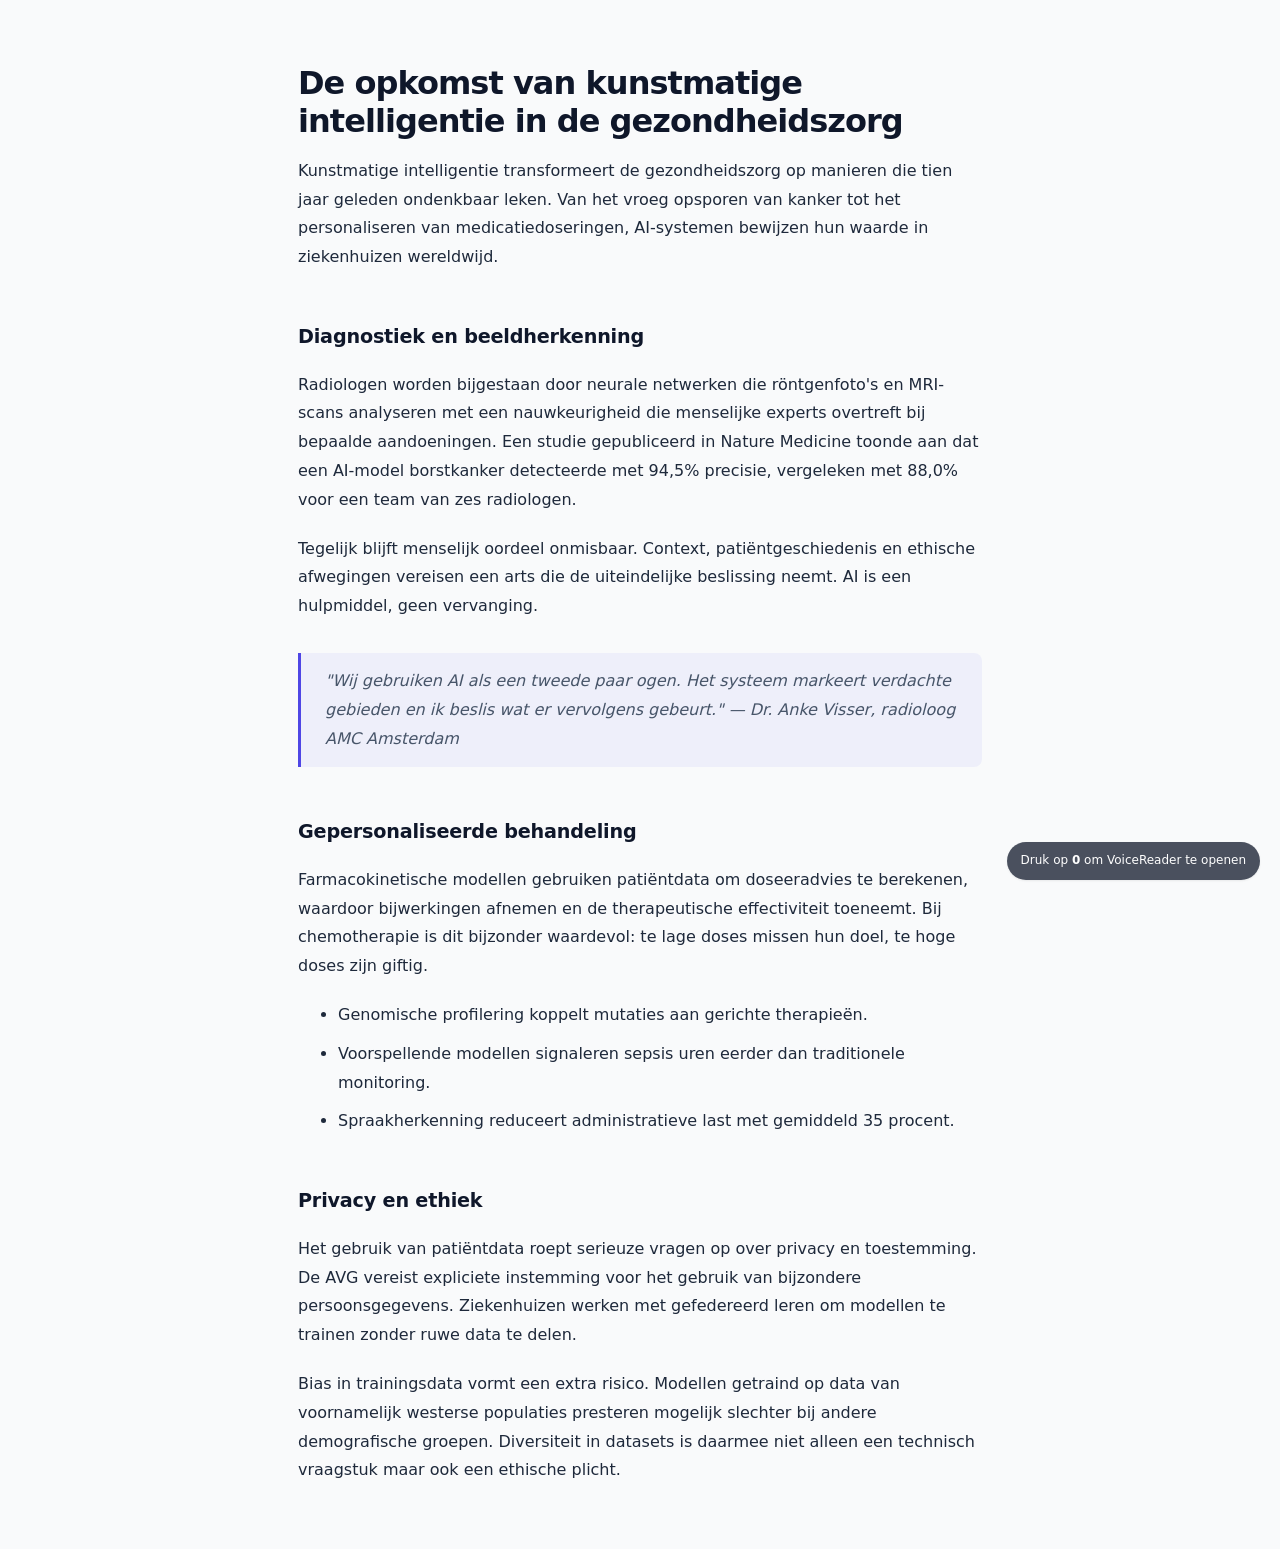
<file: index.html>
<!DOCTYPE html>
<html lang="nl">
<head>
  <meta charset="UTF-8">
  <meta name="viewport" content="width=device-width, initial-scale=1">
  <title>De opkomst van kunstmatige intelligentie in de gezondheidszorg</title>
  <link rel="stylesheet" href="style.css">
</head>
<body>

  <h1>De opkomst van kunstmatige intelligentie in de gezondheidszorg</h1>
  <p>
    Kunstmatige intelligentie transformeert de gezondheidszorg op manieren die tien jaar geleden
    ondenkbaar leken. Van het vroeg opsporen van kanker tot het personaliseren van medicatiedoseringen,
    AI-systemen bewijzen hun waarde in ziekenhuizen wereldwijd.
  </p>
  <h2>Diagnostiek en beeldherkenning</h2>
  <p>
    Radiologen worden bijgestaan door neurale netwerken die röntgenfoto's en MRI-scans analyseren
    met een nauwkeurigheid die menselijke experts overtreft bij bepaalde aandoeningen. Een studie
    gepubliceerd in Nature Medicine toonde aan dat een AI-model borstkanker detecteerde met 94,5%
    precisie, vergeleken met 88,0% voor een team van zes radiologen.
  </p>
  <p>
    Tegelijk blijft menselijk oordeel onmisbaar. Context, patiëntgeschiedenis en ethische afwegingen
    vereisen een arts die de uiteindelijke beslissing neemt. AI is een hulpmiddel, geen vervanging.
  </p>
  <blockquote>
    "Wij gebruiken AI als een tweede paar ogen. Het systeem markeert verdachte gebieden en ik beslis
    wat er vervolgens gebeurt." — Dr. Anke Visser, radioloog AMC Amsterdam
  </blockquote>
  <h2>Gepersonaliseerde behandeling</h2>
  <p>
    Farmacokinetische modellen gebruiken patiëntdata om doseeradvies te berekenen, waardoor
    bijwerkingen afnemen en de therapeutische effectiviteit toeneemt. Bij chemotherapie is dit
    bijzonder waardevol: te lage doses missen hun doel, te hoge doses zijn giftig.
  </p>
  <ul>
    <li>Genomische profilering koppelt mutaties aan gerichte therapieën.</li>
    <li>Voorspellende modellen signaleren sepsis uren eerder dan traditionele monitoring.</li>
    <li>Spraakherkenning reduceert administratieve last met gemiddeld 35 procent.</li>
  </ul>
  <h2>Privacy en ethiek</h2>
  <p>
    Het gebruik van patiëntdata roept serieuze vragen op over privacy en toestemming. De AVG
    vereist expliciete instemming voor het gebruik van bijzondere persoonsgegevens. Ziekenhuizen
    werken met gefedereerd leren om modellen te trainen zonder ruwe data te delen.
  </p>
  <p>
    Bias in trainingsdata vormt een extra risico. Modellen getraind op data van voornamelijk
    westerse populaties presteren mogelijk slechter bij andere demografische groepen. Diversiteit
    in datasets is daarmee niet alleen een technisch vraagstuk maar ook een ethische plicht.
  </p>

  <div id="hint">Druk op <strong>0</strong> om VoiceReader te openen</div>

  <!-- ── POPUP ── -->
  <div id="popup-overlay" role="dialog" aria-modal="true" aria-label="VoiceReader besturingspaneel">
    <div id="popup">

      <!-- Header -->
      <div id="popup-header">
        <div id="popup-brand">
          <div id="popup-brand-icon" aria-hidden="true">◉</div>
          VoiceReader
        </div>
        <button id="btn-close" aria-label="Sluit VoiceReader">✕</button>
      </div>

      <!-- Genre detection -->
      <div id="genre-section">
        <div id="genre-row">
          <div id="genre-badge" aria-live="polite" aria-atomic="true">Analyseren…</div>
          <div id="ai-badge" aria-hidden="true">AI</div>
        </div>
        <div id="genre-reden" aria-live="polite"></div>
      </div>

      <!-- Controls -->
      <div id="controls-section">
        <div class="control-row">
          <label class="control-label" for="profiel-select">Inhoudstype</label>
          <select id="profiel-select" aria-label="Selecteer inhoudstype">
            <option value="auto">Automatisch (AI)</option>
            <option value="default">Neutraal</option>
            <option value="horror">Horror</option>
            <option value="nieuws">Nieuws</option>
            <option value="tech">Tech</option>
            <option value="fictie">Fictie</option>
            <option value="poëzie">Poëzie</option>
          </select>
        </div>
        <div class="control-row">
          <label class="control-label" for="stem-stijl-select">Stemstijl</label>
          <select id="stem-stijl-select" aria-label="Selecteer stemstijl">
            <option value="normaal">Normaal</option>
            <option value="anime">Anime</option>
            <option value="sport">Sport verslaggever</option>
          </select>
        </div>
        <div class="control-row">
          <label class="control-label" for="speed-select">Snelheid</label>
          <select id="speed-select" aria-label="Selecteer afspeelsnelheid">
            <option value="1">1×</option>
            <option value="1.25">1.25×</option>
            <option value="1.5">1.5×</option>
            <option value="1.75">1.75×</option>
            <option value="2">2×</option>
            <option value="2.25">2.25×</option>
            <option value="2.5">2.5×</option>
          </select>
        </div>
      </div>

      <!-- Progress -->
      <div id="progress-section">
        <div id="progress-bar-track" aria-hidden="true">
          <div id="progress-bar-fill" role="progressbar" aria-valuemin="0" aria-valuemax="100" aria-valuenow="0" aria-label="Leesvoortgang"></div>
        </div>
        <div id="progress-label" aria-live="polite" aria-atomic="true">Niet actief</div>
      </div>

      <!-- Playback -->
      <div id="playback-section">
        <button id="btn-play" aria-label="Voorlezen starten vanaf het begin">
          <span aria-hidden="true">▶</span> Voorlezen
        </button>
        <div class="secondary-btns">
          <button id="btn-pause" aria-label="Pauzeren" disabled>
            <span aria-hidden="true">⏸</span> Pauze
          </button>
          <button id="btn-stop" aria-label="Stoppen" disabled>
            <span aria-hidden="true">⏹</span> Stop
          </button>
        </div>
      </div>

      <!-- Feedback: waveform + status -->
      <div id="feedback-section">
        <div id="waveform" aria-hidden="true">
          <span></span><span></span><span></span><span></span><span></span>
        </div>
        <div id="status" role="status" aria-live="polite"></div>
      </div>

      <!-- Summary -->
      <button id="btn-summary" aria-label="Hoor een samenvatting van de pagina">
        <span aria-hidden="true">⚡</span> Hoor samenvatting
      </button>

      <!-- Footer -->
      <div id="popup-footer">
        <div id="shortcuts-hint">
          <kbd>Alt+Shift+R</kbd> lezen &nbsp;·&nbsp; <kbd>Alt+Shift+P</kbd> pauze &nbsp;·&nbsp; <kbd>0</kbd> sluiten
        </div>
        <button id="link-options" aria-expanded="false" aria-controls="options-panel">
          API-sleutels instellen
        </button>
      </div>

      <!-- API options -->
      <div id="options-panel" role="region" aria-label="API-sleutel instellingen">
        <label for="gemini-key">Google API-sleutel (Gemini)</label>
        <input type="password" id="gemini-key" placeholder="AIza…" autocomplete="off" spellcheck="false">
        <label for="elevenlabs-key">ElevenLabs API-sleutel</label>
        <input type="password" id="elevenlabs-key" placeholder="sk_…" autocomplete="off" spellcheck="false">
        <button id="btn-save-keys">Opslaan</button>
        <div id="save-msg" role="status" aria-live="polite"></div>
      </div>

    </div>
  </div>

  <script src="script.js"></script>
</body>
</html>
</file>
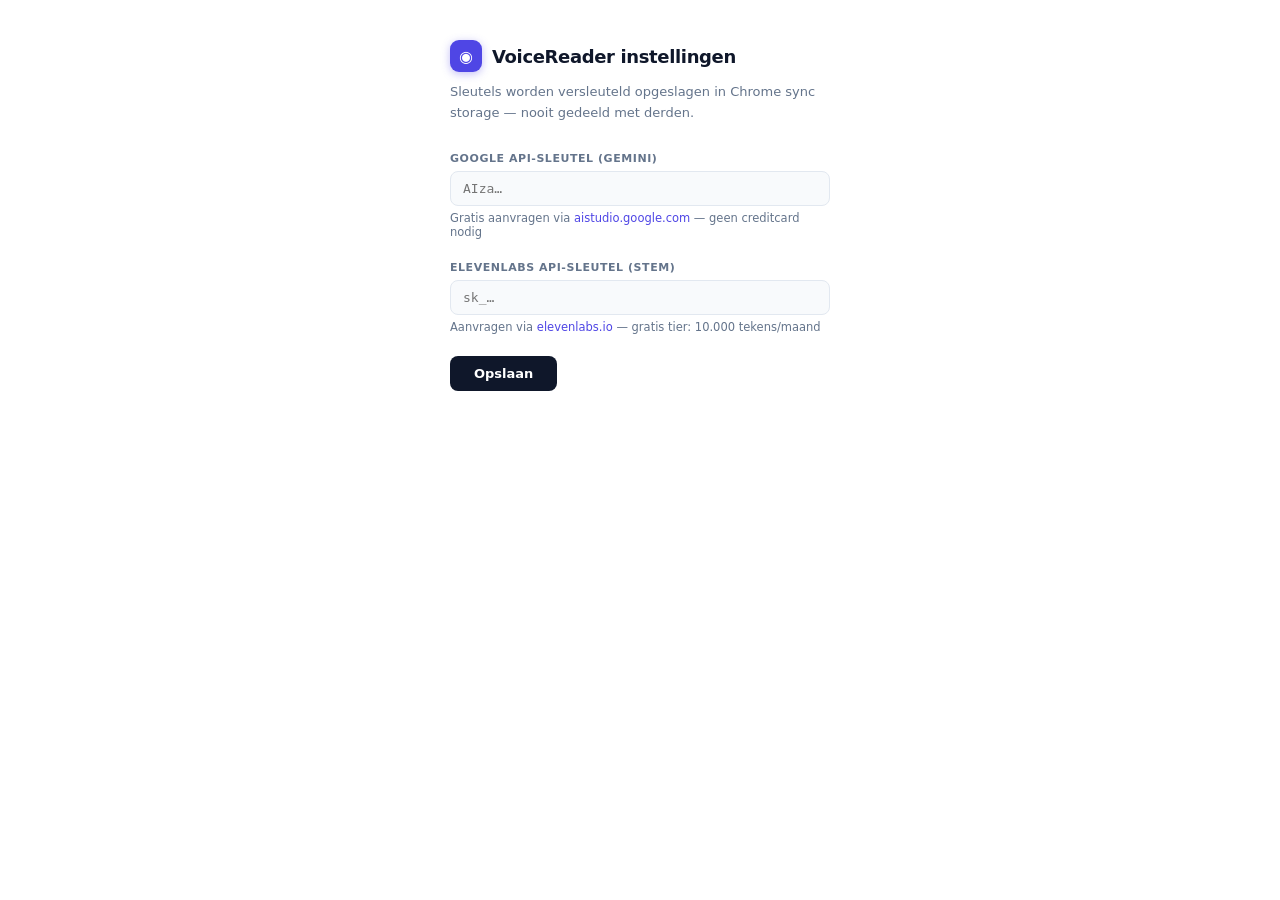
<file: options.html>
<!DOCTYPE html>
<html lang="nl">
<head>
  <meta charset="UTF-8">
  <style>
    :root {
      --brand: #4f46e5;
      --brand-alpha: rgba(79,70,229,0.1);
      --text: #0f172a;
      --text-muted: #64748b;
      --border: #e2e8f0;
      --bg-subtle: #f8fafc;
    }
    *, *::before, *::after { box-sizing: border-box; }
    body {
      font-family: -apple-system, BlinkMacSystemFont, 'Segoe UI', system-ui, sans-serif;
      padding: 40px;
      max-width: 460px;
      margin: 0 auto;
      color: var(--text);
      background: #fff;
    }
    .header {
      display: flex;
      align-items: center;
      gap: 10px;
      margin-bottom: 8px;
    }
    .brand-icon {
      width: 32px; height: 32px;
      background: var(--brand);
      border-radius: 9px;
      display: flex; align-items: center; justify-content: center;
      color: white; font-size: 16px;
      box-shadow: 0 2px 8px rgba(79,70,229,0.35);
    }
    h2 { font-size: 18px; font-weight: 700; margin: 0; letter-spacing: -0.02em; }
    p.intro { font-size: 13px; color: var(--text-muted); margin: 10px 0 28px; line-height: 1.6; }
    .veld { margin-bottom: 22px; }
    label { font-size: 11px; font-weight: 700; display: block; margin-bottom: 6px; color: var(--text-muted); letter-spacing: 0.05em; text-transform: uppercase; }
    input {
      width: 100%; padding: 9px 12px;
      border: 1.5px solid var(--border);
      border-radius: 8px;
      font-size: 13px;
      font-family: 'SF Mono', 'Menlo', 'Consolas', monospace;
      color: var(--text);
      background: var(--bg-subtle);
      transition: border-color 0.15s, box-shadow 0.15s;
    }
    input:focus { outline: none; border-color: var(--brand); box-shadow: 0 0 0 3px var(--brand-alpha); }
    .hint { font-size: 11.5px; color: var(--text-muted); margin-top: 5px; }
    .hint a { color: var(--brand); text-decoration: none; }
    .hint a:hover { text-decoration: underline; }
    button {
      padding: 10px 24px;
      background: var(--text);
      color: #fff;
      border: none; border-radius: 8px;
      cursor: pointer;
      font-size: 13px; font-weight: 600; font-family: inherit;
      transition: background 0.15s;
    }
    button:hover { background: #1e293b; }
    #msg { margin-top: 10px; font-size: 12px; color: #16a34a; font-weight: 600; }
    :focus-visible { outline: 2px solid var(--brand); outline-offset: 3px; border-radius: 4px; }
  </style>
</head>
<body>
  <div class="header">
    <div class="brand-icon">◉</div>
    <h2>VoiceReader instellingen</h2>
  </div>
  <p class="intro">Sleutels worden versleuteld opgeslagen in Chrome sync storage — nooit gedeeld met derden.</p>

  <div class="veld">
    <label for="gemini-key">Google API-sleutel (Gemini)</label>
    <input type="password" id="gemini-key" placeholder="AIza…" autocomplete="off" spellcheck="false">
    <p class="hint">Gratis aanvragen via <a href="https://aistudio.google.com/app/apikey" target="_blank">aistudio.google.com</a> — geen creditcard nodig</p>
  </div>

  <div class="veld">
    <label for="elevenlabs-key">ElevenLabs API-sleutel (stem)</label>
    <input type="password" id="elevenlabs-key" placeholder="sk_…" autocomplete="off" spellcheck="false">
    <p class="hint">Aanvragen via <a href="https://elevenlabs.io" target="_blank">elevenlabs.io</a> — gratis tier: 10.000 tekens/maand</p>
  </div>

  <button id="opslaan">Opslaan</button>
  <div id="msg"></div>
  <script src="options.js"></script>
</body>
</html>
</file>
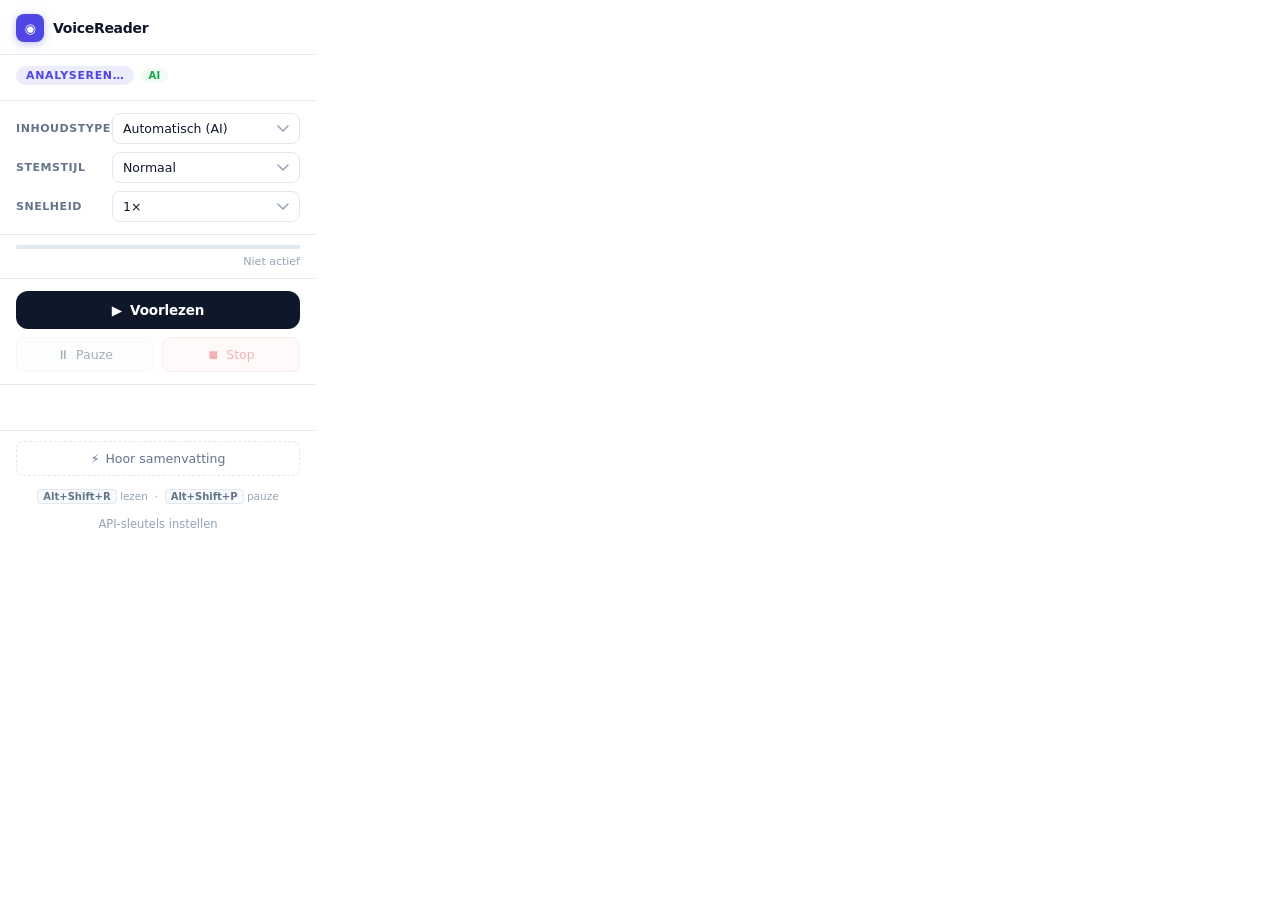
<file: popup.html>
<!DOCTYPE html>
<html lang="nl">
<head>
  <meta charset="UTF-8">
  <link rel="stylesheet" href="popup.css">
</head>
<body>

  <!-- Header -->
  <div id="popup-header">
    <div id="popup-brand">
      <div id="popup-brand-icon" aria-hidden="true">◉</div>
      VoiceReader
    </div>
  </div>

  <!-- Genre detection -->
  <div id="genre-section">
    <div id="genre-row">
      <div id="genre-badge" aria-live="polite" aria-atomic="true">Analyseren…</div>
      <div id="ai-badge" aria-hidden="true">AI</div>
    </div>
    <div id="genre-reden" aria-live="polite"></div>
  </div>

  <!-- Controls -->
  <div id="controls-section">
    <div class="control-row">
      <label class="control-label" for="profiel-select">Inhoudstype</label>
      <select id="profiel-select" aria-label="Selecteer inhoudstype">
        <option value="auto">Automatisch (AI)</option>
        <option value="default">Neutraal</option>
        <option value="horror">Horror</option>
        <option value="nieuws">Nieuws</option>
        <option value="tech">Tech</option>
        <option value="fictie">Fictie</option>
        <option value="poëzie">Poëzie</option>
      </select>
    </div>
    <div class="control-row">
      <label class="control-label" for="stem-stijl-select">Stemstijl</label>
      <select id="stem-stijl-select" aria-label="Selecteer stemstijl">
        <option value="normaal">Normaal</option>
        <option value="anime">Anime</option>
        <option value="sport">Sport verslaggever</option>
      </select>
    </div>
    <div class="control-row">
      <label class="control-label" for="speed-select">Snelheid</label>
      <select id="speed-select" aria-label="Selecteer afspeelsnelheid">
        <option value="1">1×</option>
        <option value="1.25">1.25×</option>
        <option value="1.5">1.5×</option>
        <option value="1.75">1.75×</option>
        <option value="2">2×</option>
        <option value="2.25">2.25×</option>
        <option value="2.5">2.5×</option>
      </select>
    </div>
  </div>

  <!-- Progress -->
  <div id="progress-section">
    <div id="progress-bar-track" aria-hidden="true">
      <div id="progress-bar-fill" role="progressbar" aria-valuemin="0" aria-valuemax="100" aria-valuenow="0" aria-label="Leesvoortgang"></div>
    </div>
    <div id="progress-label" aria-live="polite" aria-atomic="true">Niet actief</div>
  </div>

  <!-- Playback -->
  <div id="playback-section">
    <button id="btn-play" aria-label="Voorlezen starten vanaf het begin">
      <span aria-hidden="true">▶</span> Voorlezen
    </button>
    <div class="secondary-btns">
      <button id="btn-pause" aria-label="Pauzeren" disabled>
        <span aria-hidden="true">⏸</span> Pauze
      </button>
      <button id="btn-stop" aria-label="Stoppen" disabled>
        <span aria-hidden="true">⏹</span> Stop
      </button>
    </div>
  </div>

  <!-- Feedback -->
  <div id="feedback-section">
    <div id="waveform" aria-hidden="true">
      <span></span><span></span><span></span><span></span><span></span>
    </div>
    <div id="status" role="status" aria-live="polite"></div>
  </div>

  <!-- Summary -->
  <button id="btn-summary" aria-label="Hoor een samenvatting van de pagina">
    <span aria-hidden="true">⚡</span> Hoor samenvatting
  </button>

  <!-- Footer -->
  <div id="popup-footer">
    <div id="shortcuts-hint">
      <kbd>Alt+Shift+R</kbd> lezen &nbsp;·&nbsp; <kbd>Alt+Shift+P</kbd> pauze
    </div>
    <button id="link-options">API-sleutels instellen</button>
  </div>

  <script src="popup.js"></script>
</body>
</html>
</file>
<file: style.css>
/* ── DESIGN TOKENS ─────────────────────────────────────────────────────────── */
:root {
  --brand:        #4f46e5;
  --brand-hover:  #4338ca;
  --brand-alpha:  rgba(79, 70, 229, 0.1);
  --brand-alpha2: rgba(79, 70, 229, 0.06);

  --text:         #0f172a;
  --text-muted:   #64748b;
  --text-subtle:  #94a3b8;

  --border:       #e2e8f0;
  --bg:           #ffffff;
  --bg-subtle:    #f8fafc;
  --bg-hover:     #f1f5f9;

  --shadow-sm: 0 1px 3px rgba(0,0,0,0.07), 0 1px 2px rgba(0,0,0,0.04);
  --shadow-lg: 0 24px 64px rgba(15,23,42,0.18), 0 8px 24px rgba(15,23,42,0.08);

  --r-sm:   8px;
  --r-md:   12px;
  --r-lg:   18px;
  --r-full: 9999px;
}

/* ── RESET ── */
*, *::before, *::after { box-sizing: border-box; }

/* ── PAGE ─────────────────────────────────────────────────────────────────── */
body {
  font-family: -apple-system, BlinkMacSystemFont, 'Segoe UI', system-ui, sans-serif;
  max-width: 740px;
  margin: 64px auto;
  padding: 0 28px;
  background: #f9fafb;
  color: var(--text);
  line-height: 1.8;
  font-size: 16px;
}

h1 {
  font-size: 2rem;
  font-weight: 750;
  letter-spacing: -0.03em;
  line-height: 1.2;
  margin-bottom: 16px;
  color: var(--text);
}
h2 {
  font-size: 1.2rem;
  font-weight: 650;
  margin-top: 48px;
  margin-bottom: 10px;
  letter-spacing: -0.01em;
  color: var(--text);
}
p  { margin-bottom: 20px; color: #1e293b; }
li { margin-bottom: 10px; color: #1e293b; }

blockquote {
  border-left: 3px solid var(--brand);
  margin: 32px 0;
  padding: 14px 24px;
  color: #475569;
  font-style: italic;
  background: var(--brand-alpha2);
  border-radius: 0 var(--r-sm) var(--r-sm) 0;
}

/* Highlighted block while reading */
.hvsr-active {
  background: var(--brand-alpha2);
  border-radius: var(--r-sm);
  outline: 2px solid rgba(79, 70, 229, 0.22);
  outline-offset: 5px;
  transition: background 0.25s ease, outline-color 0.25s ease;
}

/* ── HINT CHIP ── */
#hint {
  position: fixed;
  bottom: 20px;
  right: 20px;
  background: var(--text);
  color: #fff;
  font-family: inherit;
  font-size: 12px;
  padding: 8px 14px;
  border-radius: var(--r-full);
  opacity: 0.75;
  box-shadow: var(--shadow-sm);
  user-select: none;
  pointer-events: none;
}

/* ── OVERLAY ─────────────────────────────────────────────────────────────── */
#popup-overlay {
  display: none;
  position: fixed;
  inset: 0;
  background: rgba(15, 23, 42, 0.35);
  backdrop-filter: blur(5px);
  -webkit-backdrop-filter: blur(5px);
  z-index: 9999;
  align-items: flex-start;
  justify-content: flex-end;
  padding: 16px;
}
#popup-overlay.open { display: flex; }

/* ── PANEL ─────────────────────────────────────────────────────────────────  */
#popup {
  font-family: -apple-system, BlinkMacSystemFont, 'Segoe UI', system-ui, sans-serif;
  width: 316px;
  background: var(--bg);
  border-radius: var(--r-lg);
  box-shadow: var(--shadow-lg);
  overflow: hidden;
  animation: panel-in 0.28s cubic-bezier(0.16, 1, 0.3, 1) both;
}
@keyframes panel-in {
  from { opacity: 0; transform: translateY(-10px) scale(0.96); }
  to   { opacity: 1; transform: translateY(0)     scale(1);    }
}

/* ── HEADER ── */
#popup-header {
  display: flex;
  align-items: center;
  justify-content: space-between;
  padding: 16px 16px 12px;
  border-bottom: 1px solid var(--border);
}
#popup-brand {
  display: flex;
  align-items: center;
  gap: 9px;
  font-size: 14px;
  font-weight: 700;
  color: var(--text);
  letter-spacing: -0.02em;
}
#popup-brand-icon {
  width: 30px;
  height: 30px;
  background: var(--brand);
  border-radius: 9px;
  display: flex;
  align-items: center;
  justify-content: center;
  color: white;
  font-size: 14px;
  flex-shrink: 0;
  box-shadow: 0 2px 8px rgba(79,70,229,0.35);
}
#btn-close {
  width: 28px;
  height: 28px;
  border-radius: var(--r-full);
  border: none;
  background: var(--bg-subtle);
  color: var(--text-muted);
  cursor: pointer;
  font-size: 13px;
  display: flex;
  align-items: center;
  justify-content: center;
  transition: background 0.15s, color 0.15s;
  flex-shrink: 0;
}
#btn-close:hover { background: var(--bg-hover); color: var(--text); }

/* ── GENRE ── */
#genre-section {
  padding: 12px 16px;
  border-bottom: 1px solid var(--border);
}
#genre-row {
  display: flex;
  align-items: center;
  gap: 7px;
  margin-bottom: 5px;
}
#genre-badge {
  font-size: 11px;
  font-weight: 700;
  padding: 3px 10px;
  border-radius: var(--r-full);
  background: var(--brand-alpha);
  color: var(--brand);
  letter-spacing: 0.06em;
  text-transform: uppercase;
}
#ai-badge {
  font-size: 10px;
  font-weight: 600;
  padding: 2px 7px;
  border-radius: var(--r-full);
  background: #f0fdf4;
  color: #16a34a;
  letter-spacing: 0.04em;
  text-transform: uppercase;
}
#genre-reden {
  font-size: 11.5px;
  color: var(--text-muted);
  line-height: 1.5;
}

/* ── CONTROLS ── */
#controls-section {
  padding: 14px 16px;
  border-bottom: 1px solid var(--border);
  display: flex;
  flex-direction: column;
  gap: 9px;
}
.control-row {
  display: grid;
  grid-template-columns: 90px 1fr;
  align-items: center;
  gap: 10px;
}
.control-label {
  font-size: 11px;
  font-weight: 600;
  color: var(--text-muted);
  letter-spacing: 0.05em;
  text-transform: uppercase;
}
#popup select {
  width: 100%;
  padding: 7px 28px 7px 10px;
  border-radius: var(--r-sm);
  border: 1.5px solid var(--border);
  font-size: 12.5px;
  font-family: inherit;
  color: var(--text);
  background-color: var(--bg);
  cursor: pointer;
  appearance: none;
  -webkit-appearance: none;
  background-image: url("data:image/svg+xml,%3Csvg xmlns='http://www.w3.org/2000/svg' width='12' height='8' viewBox='0 0 12 8'%3E%3Cpath d='M1 1l5 5 5-5' stroke='%2394a3b8' stroke-width='1.5' fill='none' stroke-linecap='round' stroke-linejoin='round'/%3E%3C/svg%3E");
  background-repeat: no-repeat;
  background-position: right 10px center;
  transition: border-color 0.15s, box-shadow 0.15s;
}
#popup select:focus {
  outline: none;
  border-color: var(--brand);
  box-shadow: 0 0 0 3px var(--brand-alpha);
}
#popup select:hover { border-color: #c4c4d8; }

/* ── PROGRESS ── */
#progress-section {
  padding: 12px 16px;
  border-bottom: 1px solid var(--border);
}
#progress-bar-track {
  height: 5px;
  background: var(--border);
  border-radius: var(--r-full);
  overflow: hidden;
  margin-bottom: 7px;
}
#progress-bar-fill {
  height: 100%;
  width: 0%;
  background: linear-gradient(90deg, var(--brand) 0%, #818cf8 100%);
  border-radius: var(--r-full);
  transition: width 0.5s cubic-bezier(0.4, 0, 0.2, 1);
}
#progress-label {
  font-size: 11px;
  color: var(--text-subtle);
  text-align: right;
  font-variant-numeric: tabular-nums;
}

/* ── PLAYBACK ── */
#playback-section {
  padding: 14px 16px;
  border-bottom: 1px solid var(--border);
  display: flex;
  flex-direction: column;
  gap: 8px;
}
#btn-play {
  width: 100%;
  padding: 12px 16px;
  border-radius: var(--r-md);
  border: none;
  font-size: 14px;
  font-weight: 600;
  font-family: inherit;
  cursor: pointer;
  background: var(--text);
  color: white;
  display: flex;
  align-items: center;
  justify-content: center;
  gap: 8px;
  letter-spacing: -0.01em;
  transition: background 0.15s, transform 0.1s, opacity 0.15s;
}
#btn-play:hover:not(:disabled) { background: #1e293b; }
#btn-play:active:not(:disabled) { transform: scale(0.98); }
#btn-play:disabled { opacity: 0.4; cursor: not-allowed; }

.secondary-btns {
  display: grid;
  grid-template-columns: 1fr 1fr;
  gap: 8px;
}
#btn-pause,
#btn-stop {
  padding: 10px;
  border-radius: var(--r-sm);
  font-size: 13px;
  font-weight: 500;
  font-family: inherit;
  cursor: pointer;
  display: flex;
  align-items: center;
  justify-content: center;
  gap: 6px;
  transition: background 0.15s, border-color 0.15s, transform 0.1s, opacity 0.15s;
}
#btn-pause {
  background: var(--bg-subtle);
  color: var(--text);
  border: 1.5px solid var(--border);
}
#btn-pause:hover:not(:disabled) { background: var(--bg-hover); }
#btn-stop {
  background: #fef2f2;
  color: #dc2626;
  border: 1.5px solid #fecaca;
}
#btn-stop:hover:not(:disabled)  { background: #fee2e2; }
#btn-pause:active:not(:disabled),
#btn-stop:active:not(:disabled) { transform: scale(0.97); }
#btn-pause:disabled,
#btn-stop:disabled  { opacity: 0.35; cursor: not-allowed; }

/* ── FEEDBACK: waveform + status ── */
#feedback-section {
  padding: 10px 16px;
  border-bottom: 1px solid var(--border);
  min-height: 50px;
  display: flex;
  flex-direction: column;
  align-items: center;
  justify-content: center;
  gap: 5px;
}
#waveform {
  display: flex;
  align-items: center;
  gap: 3px;
  height: 22px;
  opacity: 0;
  transition: opacity 0.3s ease;
}
#waveform.active { opacity: 1; }
#waveform span {
  display: block;
  width: 3px;
  background: var(--brand);
  border-radius: 2px;
  animation: wave 1.1s ease-in-out infinite;
}
#waveform span:nth-child(1) { height: 7px;  animation-delay: 0s;    }
#waveform span:nth-child(2) { height: 14px; animation-delay: 0.15s; }
#waveform span:nth-child(3) { height: 20px; animation-delay: 0.30s; }
#waveform span:nth-child(4) { height: 14px; animation-delay: 0.45s; }
#waveform span:nth-child(5) { height: 7px;  animation-delay: 0.60s; }
@keyframes wave {
  0%, 100% { transform: scaleY(0.4); opacity: 0.5; }
  50%       { transform: scaleY(1);   opacity: 1;   }
}
#status {
  font-size: 12px;
  color: var(--text-muted);
  text-align: center;
  line-height: 1.5;
}

/* ── SUMMARY ── */
#btn-summary {
  display: flex;
  align-items: center;
  justify-content: center;
  gap: 6px;
  width: calc(100% - 32px);
  margin: 12px 16px 0;
  padding: 10px;
  border-radius: var(--r-sm);
  border: 1.5px dashed var(--border);
  font-size: 12.5px;
  font-weight: 500;
  font-family: inherit;
  cursor: pointer;
  background: transparent;
  color: var(--text-muted);
  transition: border-color 0.15s, color 0.15s, background 0.15s;
}
#btn-summary:hover:not(:disabled) {
  border-color: var(--brand);
  color: var(--brand);
  background: var(--brand-alpha);
}
#btn-summary:disabled { opacity: 0.4; cursor: not-allowed; }

/* ── FOOTER ── */
#popup-footer {
  padding: 12px 16px 14px;
}
#shortcuts-hint {
  font-size: 10.5px;
  color: var(--text-subtle);
  text-align: center;
  line-height: 2;
  margin-bottom: 10px;
}
#shortcuts-hint kbd {
  font-family: inherit;
  background: var(--bg-subtle);
  border: 1px solid var(--border);
  border-radius: 5px;
  padding: 1px 5px;
  font-size: 10px;
  font-weight: 600;
  color: var(--text-muted);
}
#link-options {
  display: block;
  width: 100%;
  text-align: center;
  font-size: 11.5px;
  color: var(--text-subtle);
  background: none;
  border: none;
  cursor: pointer;
  padding: 2px;
  font-family: inherit;
  transition: color 0.15s;
}
#link-options:hover { color: var(--text-muted); }

/* ── OPTIONS PANEL ── */
#options-panel {
  display: none;
  margin: 0 16px 14px;
  border: 1px solid var(--border);
  border-radius: var(--r-sm);
  padding: 14px;
  background: var(--bg-subtle);
}
#options-panel label {
  font-size: 10.5px;
  font-weight: 700;
  display: block;
  margin-bottom: 5px;
  color: var(--text-muted);
  letter-spacing: 0.06em;
  text-transform: uppercase;
}
#options-panel input {
  width: 100%;
  padding: 8px 10px;
  border: 1.5px solid var(--border);
  border-radius: var(--r-sm);
  font-size: 12px;
  font-family: 'SF Mono', 'Menlo', 'Consolas', monospace;
  margin-bottom: 12px;
  background: var(--bg);
  color: var(--text);
  transition: border-color 0.15s, box-shadow 0.15s;
}
#options-panel input:focus {
  outline: none;
  border-color: var(--brand);
  box-shadow: 0 0 0 3px var(--brand-alpha);
}
#btn-save-keys {
  width: 100%;
  padding: 9px;
  background: var(--text);
  color: #fff;
  border: none;
  border-radius: var(--r-sm);
  font-size: 13px;
  font-weight: 600;
  font-family: inherit;
  cursor: pointer;
  transition: background 0.15s;
}
#btn-save-keys:hover { background: #1e293b; }
#save-msg {
  font-size: 12px;
  color: #16a34a;
  font-weight: 600;
  margin-top: 8px;
  text-align: center;
}

/* ── FOCUS STYLES (WCAG 2.1 AA) ── */
:focus-visible {
  outline: 2px solid var(--brand);
  outline-offset: 3px;
  border-radius: 4px;
}
</file>
<file: popup.css>
/* ── DESIGN TOKENS ── */
:root {
  --brand:       #4f46e5;
  --brand-alpha: rgba(79,70,229,0.10);
  --text:        #0f172a;
  --text-muted:  #64748b;
  --text-subtle: #94a3b8;
  --border:      #e2e8f0;
  --bg:          #ffffff;
  --bg-subtle:   #f8fafc;
  --bg-hover:    #f1f5f9;
  --shadow-lg:   0 12px 40px rgba(15,23,42,0.15), 0 4px 16px rgba(15,23,42,0.08);
  --r-sm: 8px;
  --r-md: 12px;
  --r-full: 9999px;
}

*, *::before, *::after { box-sizing: border-box; }

body {
  font-family: -apple-system, BlinkMacSystemFont, 'Segoe UI', system-ui, sans-serif;
  width: 316px;
  margin: 0;
  padding: 0;
  background: var(--bg);
  color: var(--text);
}

/* ── HEADER ── */
#popup-header {
  display: flex;
  align-items: center;
  justify-content: space-between;
  padding: 14px 16px 12px;
  border-bottom: 1px solid var(--border);
}
#popup-brand {
  display: flex;
  align-items: center;
  gap: 9px;
  font-size: 14px;
  font-weight: 700;
  color: var(--text);
  letter-spacing: -0.02em;
}
#popup-brand-icon {
  width: 28px;
  height: 28px;
  background: var(--brand);
  border-radius: 8px;
  display: flex;
  align-items: center;
  justify-content: center;
  color: white;
  font-size: 13px;
  flex-shrink: 0;
  box-shadow: 0 2px 8px rgba(79,70,229,0.35);
}

/* ── GENRE ── */
#genre-section {
  padding: 11px 16px;
  border-bottom: 1px solid var(--border);
}
#genre-row {
  display: flex;
  align-items: center;
  gap: 7px;
  margin-bottom: 4px;
}
#genre-badge {
  font-size: 11px;
  font-weight: 700;
  padding: 3px 10px;
  border-radius: var(--r-full);
  background: var(--brand-alpha);
  color: var(--brand);
  letter-spacing: 0.06em;
  text-transform: uppercase;
}
#ai-badge {
  font-size: 10px;
  font-weight: 600;
  padding: 2px 7px;
  border-radius: var(--r-full);
  background: #f0fdf4;
  color: #16a34a;
  letter-spacing: 0.04em;
  text-transform: uppercase;
}
#genre-reden {
  font-size: 11.5px;
  color: var(--text-muted);
  line-height: 1.5;
}

/* ── CONTROLS ── */
#controls-section {
  padding: 12px 16px;
  border-bottom: 1px solid var(--border);
  display: flex;
  flex-direction: column;
  gap: 8px;
}
.control-row {
  display: grid;
  grid-template-columns: 86px 1fr;
  align-items: center;
  gap: 10px;
}
.control-label {
  font-size: 11px;
  font-weight: 600;
  color: var(--text-muted);
  letter-spacing: 0.05em;
  text-transform: uppercase;
}
select {
  width: 100%;
  padding: 7px 28px 7px 10px;
  border-radius: var(--r-sm);
  border: 1.5px solid var(--border);
  font-size: 12.5px;
  font-family: inherit;
  color: var(--text);
  background-color: var(--bg);
  cursor: pointer;
  appearance: none;
  -webkit-appearance: none;
  background-image: url("data:image/svg+xml,%3Csvg xmlns='http://www.w3.org/2000/svg' width='12' height='8' viewBox='0 0 12 8'%3E%3Cpath d='M1 1l5 5 5-5' stroke='%2394a3b8' stroke-width='1.5' fill='none' stroke-linecap='round' stroke-linejoin='round'/%3E%3C/svg%3E");
  background-repeat: no-repeat;
  background-position: right 10px center;
  transition: border-color 0.15s, box-shadow 0.15s;
}
select:focus {
  outline: none;
  border-color: var(--brand);
  box-shadow: 0 0 0 3px var(--brand-alpha);
}

/* ── PROGRESS ── */
#progress-section {
  padding: 10px 16px;
  border-bottom: 1px solid var(--border);
}
#progress-bar-track {
  height: 4px;
  background: var(--border);
  border-radius: var(--r-full);
  overflow: hidden;
  margin-bottom: 6px;
}
#progress-bar-fill {
  height: 100%;
  width: 0%;
  background: linear-gradient(90deg, var(--brand), #818cf8);
  border-radius: var(--r-full);
  transition: width 0.5s cubic-bezier(0.4,0,0.2,1);
}
#progress-label {
  font-size: 11px;
  color: var(--text-subtle);
  text-align: right;
}

/* ── PLAYBACK ── */
#playback-section {
  padding: 12px 16px;
  border-bottom: 1px solid var(--border);
  display: flex;
  flex-direction: column;
  gap: 8px;
}
#btn-play {
  width: 100%;
  padding: 11px 16px;
  border-radius: var(--r-md);
  border: none;
  font-size: 13.5px;
  font-weight: 600;
  font-family: inherit;
  cursor: pointer;
  background: var(--text);
  color: white;
  display: flex;
  align-items: center;
  justify-content: center;
  gap: 8px;
  letter-spacing: -0.01em;
  transition: background 0.15s, transform 0.1s, opacity 0.15s;
}
#btn-play:hover:not(:disabled) { background: #1e293b; }
#btn-play:active:not(:disabled) { transform: scale(0.98); }
#btn-play:disabled { opacity: 0.4; cursor: not-allowed; }

.secondary-btns {
  display: grid;
  grid-template-columns: 1fr 1fr;
  gap: 8px;
}
#btn-pause,
#btn-stop {
  padding: 9px;
  border-radius: var(--r-sm);
  font-size: 12.5px;
  font-weight: 500;
  font-family: inherit;
  cursor: pointer;
  display: flex;
  align-items: center;
  justify-content: center;
  gap: 6px;
  transition: background 0.15s, opacity 0.15s, transform 0.1s;
}
#btn-pause { background: var(--bg-subtle); color: var(--text); border: 1.5px solid var(--border); }
#btn-pause:hover:not(:disabled) { background: var(--bg-hover); }
#btn-stop  { background: #fef2f2; color: #dc2626; border: 1.5px solid #fecaca; }
#btn-stop:hover:not(:disabled)  { background: #fee2e2; }
#btn-pause:active:not(:disabled),
#btn-stop:active:not(:disabled) { transform: scale(0.97); }
#btn-pause:disabled,
#btn-stop:disabled { opacity: 0.35; cursor: not-allowed; }

/* ── FEEDBACK ── */
#feedback-section {
  padding: 8px 16px;
  border-bottom: 1px solid var(--border);
  min-height: 46px;
  display: flex;
  flex-direction: column;
  align-items: center;
  justify-content: center;
  gap: 4px;
}
#waveform {
  display: flex;
  align-items: center;
  gap: 3px;
  height: 20px;
  opacity: 0;
  transition: opacity 0.3s;
}
#waveform.active { opacity: 1; }
#waveform span {
  display: block;
  width: 3px;
  background: var(--brand);
  border-radius: 2px;
  animation: wave 1.1s ease-in-out infinite;
}
#waveform span:nth-child(1) { height: 7px;  animation-delay: 0s;    }
#waveform span:nth-child(2) { height: 13px; animation-delay: 0.15s; }
#waveform span:nth-child(3) { height: 18px; animation-delay: 0.30s; }
#waveform span:nth-child(4) { height: 13px; animation-delay: 0.45s; }
#waveform span:nth-child(5) { height: 7px;  animation-delay: 0.60s; }
@keyframes wave {
  0%, 100% { transform: scaleY(0.4); opacity: 0.5; }
  50%       { transform: scaleY(1);   opacity: 1;   }
}
#status {
  font-size: 11.5px;
  color: var(--text-muted);
  text-align: center;
}

/* ── SUMMARY ── */
#btn-summary {
  display: flex;
  align-items: center;
  justify-content: center;
  gap: 6px;
  width: calc(100% - 32px);
  margin: 10px 16px 0;
  padding: 9px;
  border-radius: var(--r-sm);
  border: 1.5px dashed var(--border);
  font-size: 12.5px;
  font-weight: 500;
  font-family: inherit;
  cursor: pointer;
  background: transparent;
  color: var(--text-muted);
  transition: border-color 0.15s, color 0.15s, background 0.15s;
}
#btn-summary:hover:not(:disabled) {
  border-color: var(--brand);
  color: var(--brand);
  background: var(--brand-alpha);
}
#btn-summary:disabled { opacity: 0.4; cursor: not-allowed; }

/* ── FOOTER ── */
#popup-footer {
  padding: 10px 16px 12px;
}
#shortcuts-hint {
  font-size: 10.5px;
  color: var(--text-subtle);
  text-align: center;
  line-height: 2;
  margin-bottom: 8px;
}
#shortcuts-hint kbd {
  font-family: inherit;
  background: var(--bg-subtle);
  border: 1px solid var(--border);
  border-radius: 4px;
  padding: 1px 5px;
  font-size: 10px;
  font-weight: 600;
  color: var(--text-muted);
}
#link-options {
  display: block;
  width: 100%;
  text-align: center;
  font-size: 11.5px;
  color: var(--text-subtle);
  background: none;
  border: none;
  cursor: pointer;
  padding: 2px;
  font-family: inherit;
  transition: color 0.15s;
}
#link-options:hover { color: var(--text-muted); }

/* ── FOCUS ── */
:focus-visible {
  outline: 2px solid var(--brand);
  outline-offset: 3px;
  border-radius: 4px;
}
</file>
